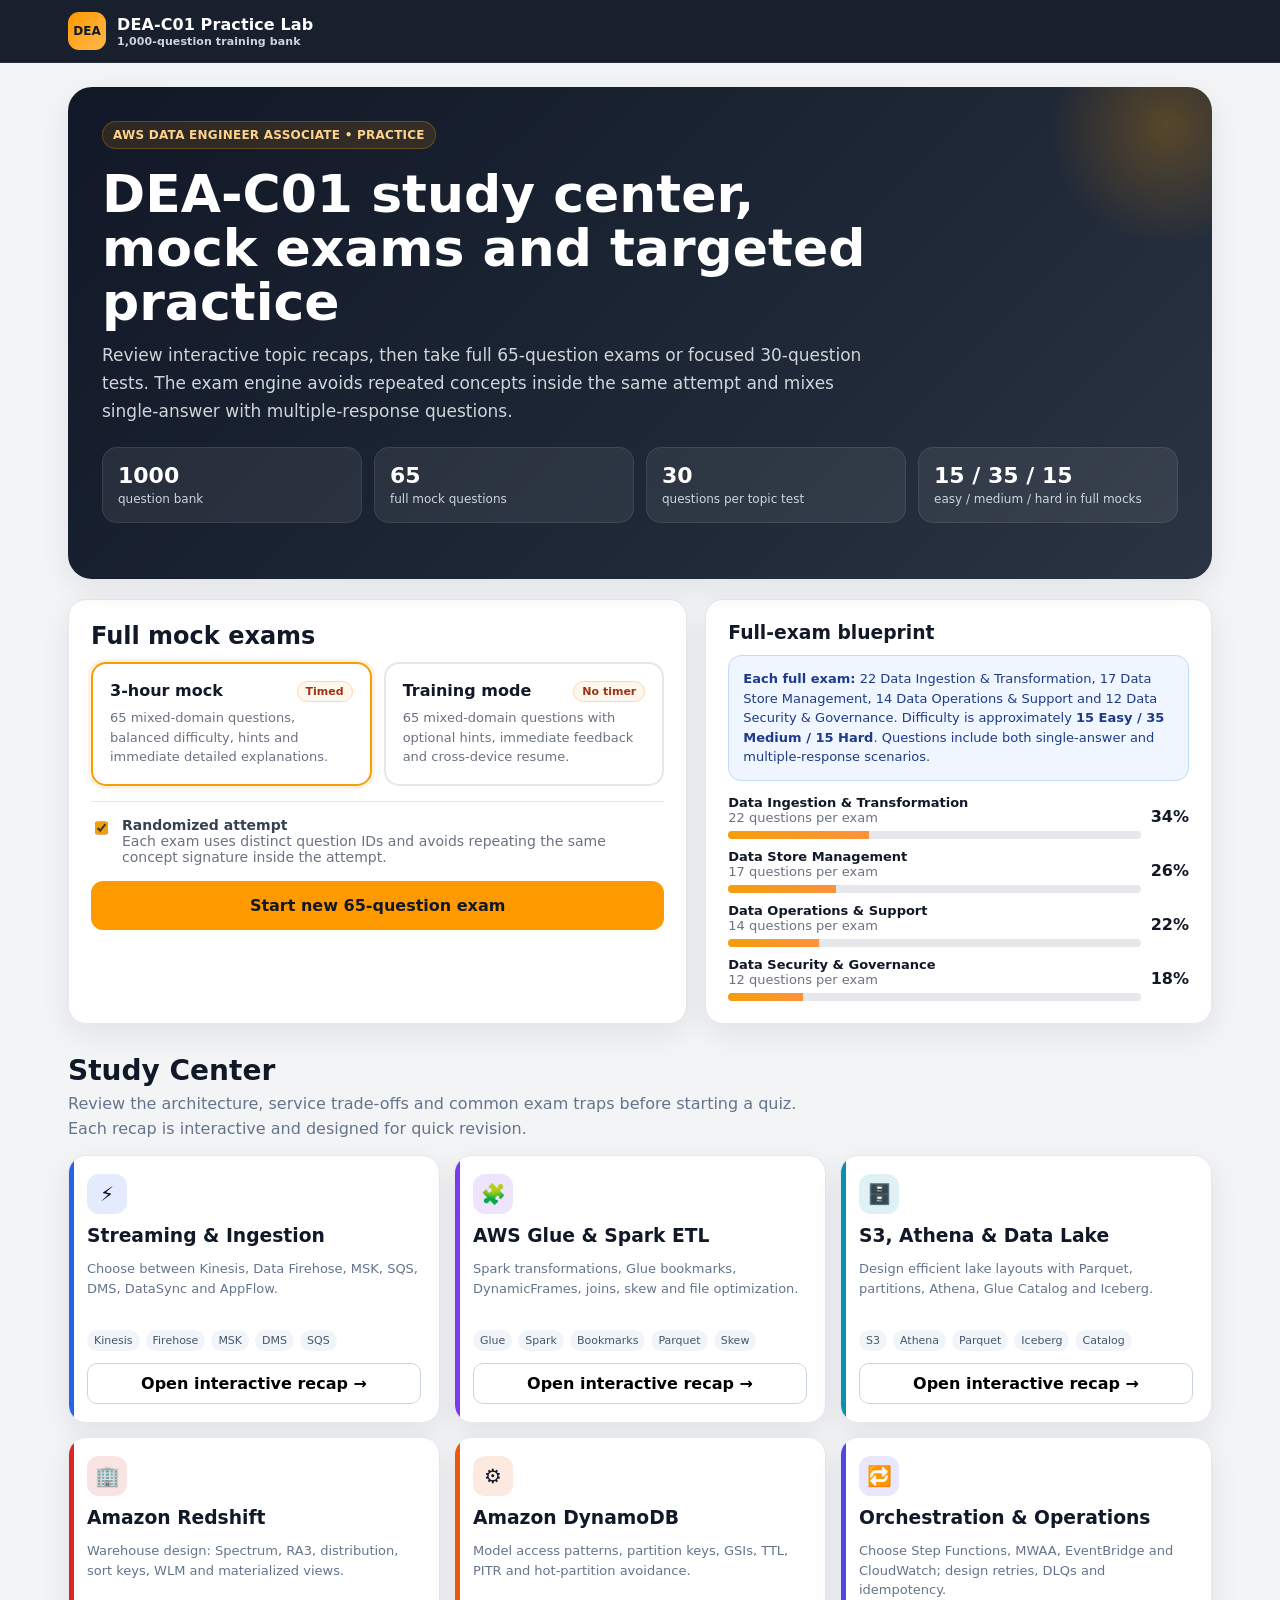
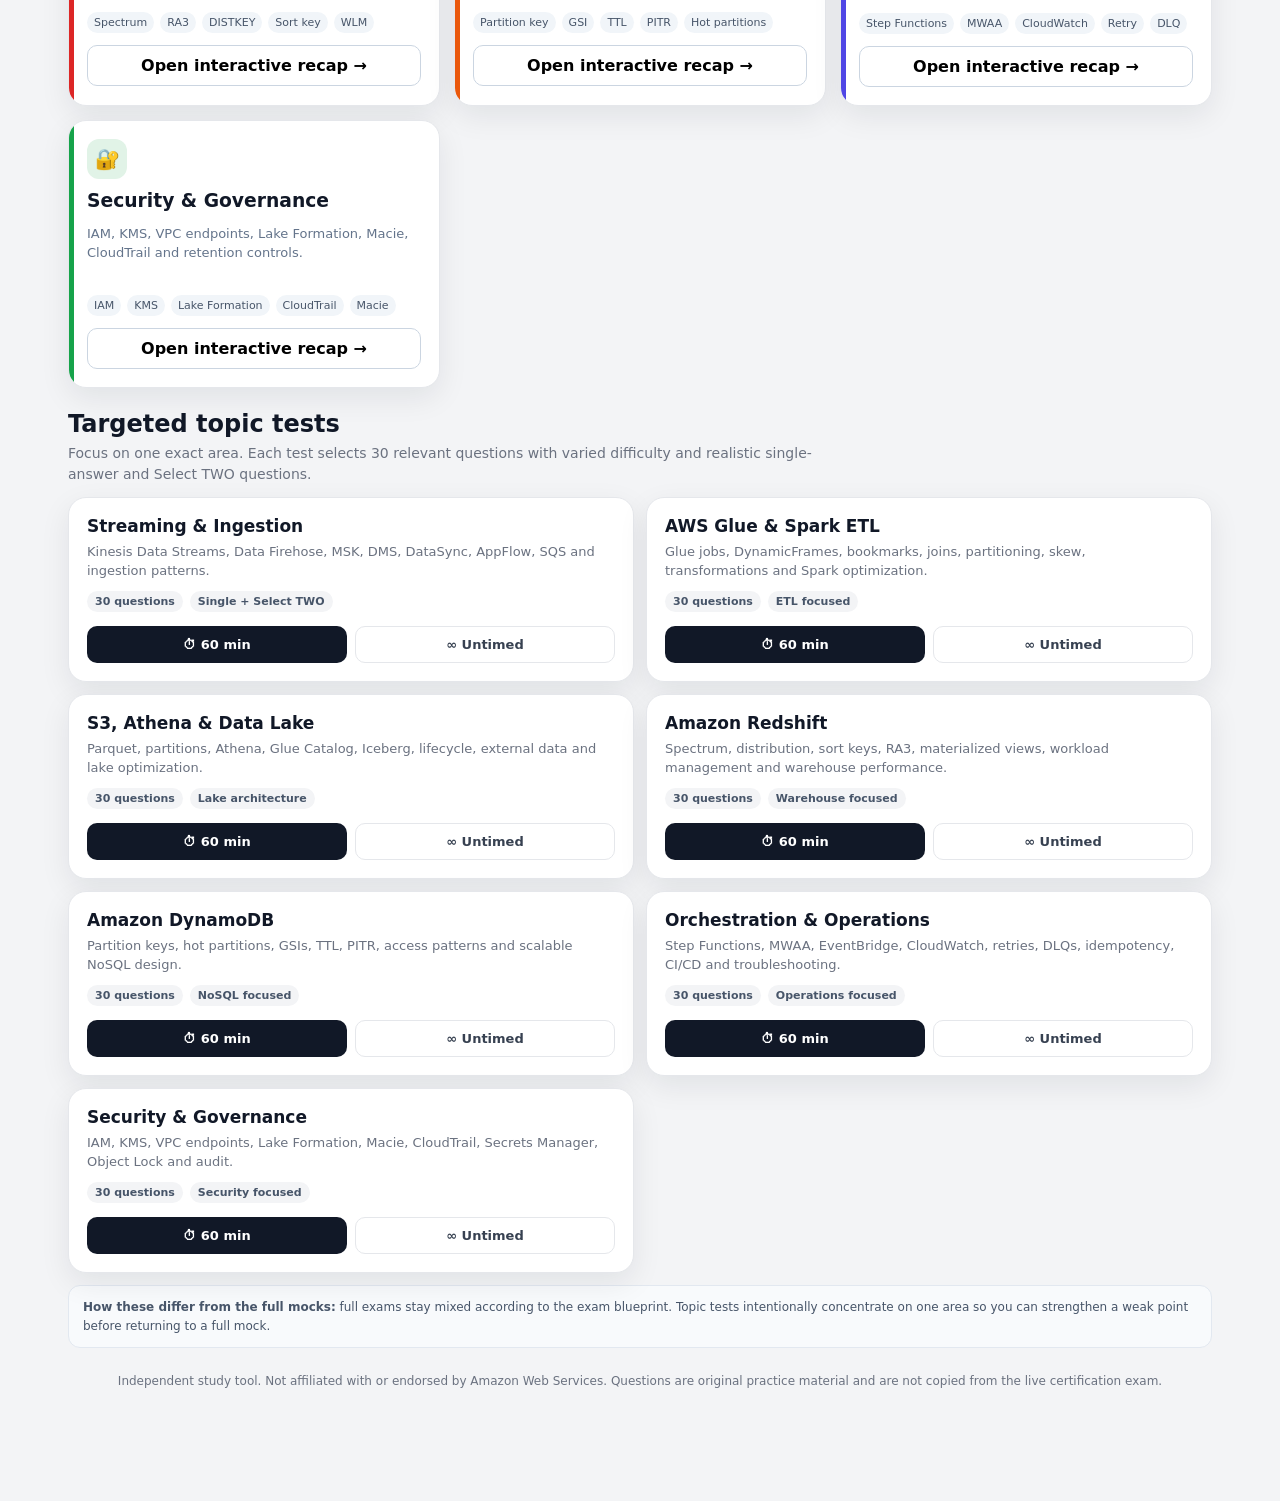
<file: index.html>
<!doctype html>
<html lang="en">
<head>
<meta charset="utf-8"/>
<meta name="viewport" content="width=device-width, initial-scale=1, viewport-fit=cover"/>
<meta name="theme-color" content="#111827"/>
<title>DEA-C01 Practice Lab — 1,000 Question Bank</title>
<link rel="stylesheet" href="style.css"/>
<link rel="stylesheet" href="answer-layout-fix.css"/>
<link rel="stylesheet" href="topic-tests.css"/>
<link rel="stylesheet" href="progress-feedback.css"/>
<link rel="stylesheet" href="study-center.css"/>
</head>
<body>
<header class="appbar">
  <div class="appbar-inner">
    <div class="brand"><div class="brand-mark">DEA</div><div>DEA-C01 Practice Lab<small>1,000-question training bank</small></div></div>
    <div class="topstatus hidden" id="topstatus"><span class="progress-chip" id="topProgress">Question 1 / 65</span><span class="attempt-label hidden" id="attemptKind"></span><div class="timer" id="timer">03:00:00</div></div>
  </div>
</header>
<main>
<section id="home">
  <div class="hero">
    <span class="eyebrow">AWS Data Engineer Associate • Practice</span>
    <h1>DEA-C01 study center, mock exams and targeted practice</h1>
    <p>Review interactive topic recaps, then take full 65-question exams or focused 30-question tests. The exam engine avoids repeated concepts inside the same attempt and mixes single-answer with multiple-response questions.</p>
    <div class="stats"><div class="stat"><strong id="bankCount">1,000</strong><span>question bank</span></div><div class="stat"><strong>65</strong><span>full mock questions</span></div><div class="stat"><strong>30</strong><span>questions per topic test</span></div><div class="stat"><strong>15 / 35 / 15</strong><span>easy / medium / hard in full mocks</span></div></div>
  </div>
  <div class="setup">
    <div class="card card-pad"><h2>Full mock exams</h2><div class="modegrid"><label class="mode selected" id="timedMode"><input type="radio" name="mode" value="timed" checked><div class="mode-title">3-hour mock <span class="badge">Timed</span></div><p>65 mixed-domain questions, balanced difficulty, hints and immediate detailed explanations.</p></label><label class="mode" id="untimedMode"><input type="radio" name="mode" value="untimed"><div class="mode-title">Training mode <span class="badge">No timer</span></div><p>65 mixed-domain questions with optional hints, immediate feedback and cross-device resume.</p></label></div><div class="optionline"><input id="shuffle" type="checkbox" checked><label for="shuffle"><strong>Randomized attempt</strong><br><span style="color:#6b7280">Each exam uses distinct question IDs and avoids repeating the same concept signature inside the attempt.</span></label></div><button class="primary big" id="startBtn">Start new 65-question exam</button><div id="resumeBox" class="hidden" style="margin-top:10px"><button class="ghost big" id="resumeBtn" style="margin-top:0">Resume saved attempt</button></div></div>
    <div class="card card-pad"><h3>Full-exam blueprint</h3><div class="blue-note"><strong>Each full exam:</strong> 22 Data Ingestion & Transformation, 17 Data Store Management, 14 Data Operations & Support and 12 Data Security & Governance. Difficulty is approximately <strong>15 Easy / 35 Medium / 15 Hard</strong>. Questions include both single-answer and multiple-response scenarios.</div><div class="domain-list"><div class="domain-row"><div class="domain-meta"><strong>Data Ingestion & Transformation</strong><span>22 questions per exam</span><div class="bar"><i style="width:34%"></i></div></div><b>34%</b></div><div class="domain-row"><div class="domain-meta"><strong>Data Store Management</strong><span>17 questions per exam</span><div class="bar"><i style="width:26%"></i></div></div><b>26%</b></div><div class="domain-row"><div class="domain-meta"><strong>Data Operations & Support</strong><span>14 questions per exam</span><div class="bar"><i style="width:22%"></i></div></div><b>22%</b></div><div class="domain-row"><div class="domain-meta"><strong>Data Security & Governance</strong><span>12 questions per exam</span><div class="bar"><i style="width:18%"></i></div></div><b>18%</b></div></div></div>
  </div>
  <section class="topic-section"><div class="topic-header"><div><h2>Targeted topic tests</h2><p>Focus on one exact area. Each test selects 30 relevant questions with varied difficulty and realistic single-answer and Select TWO questions.</p></div></div><div class="topic-grid">
    <div class="card topic-card"><h3>Streaming & Ingestion</h3><p>Kinesis Data Streams, Data Firehose, MSK, DMS, DataSync, AppFlow, SQS and ingestion patterns.</p><div class="topic-meta"><span class="topic-pill">30 questions</span><span class="topic-pill">Single + Select TWO</span></div><div class="topic-actions"><button class="topic-timed" data-topic="streaming" data-topic-mode="timed">⏱ 60 min</button><button class="topic-untimed" data-topic="streaming" data-topic-mode="untimed">∞ Untimed</button></div></div>
    <div class="card topic-card"><h3>AWS Glue & Spark ETL</h3><p>Glue jobs, DynamicFrames, bookmarks, joins, partitioning, skew, transformations and Spark optimization.</p><div class="topic-meta"><span class="topic-pill">30 questions</span><span class="topic-pill">ETL focused</span></div><div class="topic-actions"><button class="topic-timed" data-topic="glue-spark" data-topic-mode="timed">⏱ 60 min</button><button class="topic-untimed" data-topic="glue-spark" data-topic-mode="untimed">∞ Untimed</button></div></div>
    <div class="card topic-card"><h3>S3, Athena & Data Lake</h3><p>Parquet, partitions, Athena, Glue Catalog, Iceberg, lifecycle, external data and lake optimization.</p><div class="topic-meta"><span class="topic-pill">30 questions</span><span class="topic-pill">Lake architecture</span></div><div class="topic-actions"><button class="topic-timed" data-topic="s3-athena" data-topic-mode="timed">⏱ 60 min</button><button class="topic-untimed" data-topic="s3-athena" data-topic-mode="untimed">∞ Untimed</button></div></div>
    <div class="card topic-card"><h3>Amazon Redshift</h3><p>Spectrum, distribution, sort keys, RA3, materialized views, workload management and warehouse performance.</p><div class="topic-meta"><span class="topic-pill">30 questions</span><span class="topic-pill">Warehouse focused</span></div><div class="topic-actions"><button class="topic-timed" data-topic="redshift" data-topic-mode="timed">⏱ 60 min</button><button class="topic-untimed" data-topic="redshift" data-topic-mode="untimed">∞ Untimed</button></div></div>
    <div class="card topic-card"><h3>Amazon DynamoDB</h3><p>Partition keys, hot partitions, GSIs, TTL, PITR, access patterns and scalable NoSQL design.</p><div class="topic-meta"><span class="topic-pill">30 questions</span><span class="topic-pill">NoSQL focused</span></div><div class="topic-actions"><button class="topic-timed" data-topic="dynamodb" data-topic-mode="timed">⏱ 60 min</button><button class="topic-untimed" data-topic="dynamodb" data-topic-mode="untimed">∞ Untimed</button></div></div>
    <div class="card topic-card"><h3>Orchestration & Operations</h3><p>Step Functions, MWAA, EventBridge, CloudWatch, retries, DLQs, idempotency, CI/CD and troubleshooting.</p><div class="topic-meta"><span class="topic-pill">30 questions</span><span class="topic-pill">Operations focused</span></div><div class="topic-actions"><button class="topic-timed" data-topic="orchestration" data-topic-mode="timed">⏱ 60 min</button><button class="topic-untimed" data-topic="orchestration" data-topic-mode="untimed">∞ Untimed</button></div></div>
    <div class="card topic-card"><h3>Security & Governance</h3><p>IAM, KMS, VPC endpoints, Lake Formation, Macie, CloudTrail, Secrets Manager, Object Lock and audit.</p><div class="topic-meta"><span class="topic-pill">30 questions</span><span class="topic-pill">Security focused</span></div><div class="topic-actions"><button class="topic-timed" data-topic="security" data-topic-mode="timed">⏱ 60 min</button><button class="topic-untimed" data-topic="security" data-topic-mode="untimed">∞ Untimed</button></div></div>
  </div><div class="topic-note"><strong>How these differ from the full mocks:</strong> full exams stay mixed according to the exam blueprint. Topic tests intentionally concentrate on one area so you can strengthen a weak point before returning to a full mock.</div></section>
  <div class="footer-note">Independent study tool. Not affiliated with or endorsed by Amazon Web Services. Questions are original practice material and are not copied from the live certification exam.</div>
</section>
<section id="exam" class="hidden"><div class="exam-layout"><div class="card question-card"><div class="qtop"><div class="qnum" id="qnum">Question 1 of 65</div><div class="domain-tag" id="domainTag"></div></div><p class="qprompt" id="qprompt"></p><div id="multiHint" class="qhint hidden"></div><div class="hint-row"><button class="hint-btn" id="hintBtn">💡 Show hint</button><span class="hint-note">A hint never changes your score.</span></div><div id="studyHint" class="study-hint hidden"></div><div class="choices" id="choices"></div><div id="instantFeedback" class="instant-feedback hidden"></div><div class="qactions"><button class="ghost" id="prevBtn">← Previous</button><button class="ghost review-toggle" id="reviewBtn">☆ Mark for review</button><button class="secondary" id="nextBtn">Next →</button></div></div><aside class="card sidebar"><div class="side-head"><strong>Question navigator</strong><span class="legend">live result</span></div><div class="qgrid" id="qgrid"></div><div class="side-summary"><div class="mini"><strong id="answeredCount">0</strong>answered</div><div class="mini"><strong id="flaggedCount">0</strong>review</div></div><button class="dangerbtn submit-side" id="submitBtn">Submit exam</button></aside></div></section>
<section id="results" class="hidden"><div class="card results-hero"><div class="score-ring" id="scoreRing" style="--scoredeg:0deg"><div><strong id="scorePct">0%</strong><span>scored questions</span></div></div><div class="result-title"><h2 id="resultHeadline">Exam complete</h2><p id="resultText"></p><div class="result-actions"><button class="primary" id="retryMissed">Practice missed questions</button><button class="secondary" id="newExam">Start a new exam</button><button class="ghost" id="toggleReview">Show answer review</button></div></div></div><div class="result-grid"><div class="card result-metric"><span id="scoredLabel">Official-style scored set</span><strong id="score50">0 / 50</strong></div><div class="card result-metric"><span>All practice questions</span><strong id="score65">0 / 65</strong></div><div class="card result-metric"><span>Unanswered</span><strong id="unansweredMetric">0</strong></div><div class="card result-metric"><span>Time used</span><strong id="timeUsed">—</strong></div></div><div class="card breakdown"><h3>Performance by domain</h3><div id="domainBreakdown"></div></div><div class="card review-panel hidden" id="reviewPanel"></div><div class="footer-note">AWS uses scaled scoring from 100–1,000; 720 is the passing score. A raw percentage in this practice tool is not an official AWS scaled score.</div></section>
</main>
<div class="mobile-nav hidden" id="mobileNav"><button class="ghost" id="mPrev">← Prev</button><button class="ghost review-toggle" id="mReview">☆</button><button class="secondary" id="mNext">Next →</button></div><div class="toast" id="toast"></div><div id="modalRoot"></div>
<script src="q1.js"></script><script src="q2.js"></script><script src="q3.js"></script><script src="q4.js"></script><script src="q5.js"></script><script src="q6.js"></script><script src="q7.js"></script>
<script src="bank-generator.js"></script><script src="quality-patch.js"></script><script src="quality-fix.js"></script><script src="exam-realism.js"></script><script src="detailed-explanations.js"></script><script src="bank-audit.js"></script>
<script src="app.js"></script><script src="selection-patch.js"></script><script src="topic-tests.js"></script><script src="progress-feedback.js"></script><script src="transfer-sync.js"></script><script src="study-center.js"></script><script src="site-self-test.js"></script>
</body></html>
</file>
<file: style.css>
:root{
  --bg:#f3f4f6;--surface:#fff;--surface2:#f9fafb;--text:#111827;--muted:#6b7280;
  --line:#e5e7eb;--navy:#111827;--orange:#ff9900;--orange2:#f59e0b;--blue:#2563eb;
  --green:#15803d;--red:#b91c1c;--amber:#b45309;--shadow:0 10px 30px rgba(17,24,39,.08);
  --radius:18px;
}
*{box-sizing:border-box}
html{scroll-behavior:smooth}
body{margin:0;font-family:Inter,ui-sans-serif,system-ui,-apple-system,BlinkMacSystemFont,"Segoe UI",sans-serif;background:var(--bg);color:var(--text)}
button,input{font:inherit}
button{cursor:pointer}
.hidden{display:none!important}
.appbar{position:sticky;top:0;z-index:30;background:rgba(17,24,39,.97);color:#fff;backdrop-filter:blur(12px);border-bottom:1px solid rgba(255,255,255,.08)}
.appbar-inner{max-width:1180px;margin:auto;display:flex;align-items:center;justify-content:space-between;gap:16px;padding:12px 18px}
.brand{display:flex;align-items:center;gap:11px;font-weight:800;letter-spacing:.1px}
.brand-mark{width:38px;height:38px;border-radius:11px;background:linear-gradient(135deg,var(--orange),#ffb84d);display:grid;place-items:center;color:#111827;font-size:12px;font-weight:900}
.brand small{display:block;color:#cbd5e1;font-size:11px;font-weight:600;margin-top:1px}
.topstatus{display:flex;align-items:center;gap:10px}
.timer{font-variant-numeric:tabular-nums;background:#1f2937;border:1px solid #374151;padding:8px 11px;border-radius:10px;font-weight:800;min-width:92px;text-align:center}
.timer.danger{background:#7f1d1d;border-color:#ef4444}
.progress-chip{font-size:13px;color:#e5e7eb}
main{max-width:1180px;margin:0 auto;padding:24px 18px 110px}
.hero{background:linear-gradient(135deg,#111827 0%,#1f2937 65%,#2b3442 100%);color:#fff;border-radius:24px;padding:34px;box-shadow:var(--shadow);overflow:hidden;position:relative}
.hero:after{content:"";position:absolute;width:260px;height:260px;border-radius:50%;right:-85px;top:-90px;background:radial-gradient(circle,rgba(255,153,0,.25),rgba(255,153,0,0) 65%)}
.eyebrow{display:inline-flex;align-items:center;gap:8px;background:rgba(255,153,0,.12);color:#ffd28c;border:1px solid rgba(255,153,0,.28);border-radius:999px;padding:6px 10px;font-size:12px;font-weight:800;letter-spacing:.25px;text-transform:uppercase}
.hero h1{font-size:clamp(30px,5vw,52px);line-height:1.04;margin:18px 0 12px;max-width:780px}
.hero p{color:#d1d5db;max-width:780px;font-size:17px;line-height:1.65;margin:0}
.stats{display:grid;grid-template-columns:repeat(4,1fr);gap:12px;margin:22px 0}
.stat{background:rgba(255,255,255,.07);border:1px solid rgba(255,255,255,.09);border-radius:15px;padding:15px}
.stat strong{display:block;font-size:22px}.stat span{color:#cbd5e1;font-size:12px}
.setup{display:grid;grid-template-columns:1.1fr .9fr;gap:18px;margin-top:20px}
.card{background:var(--surface);border:1px solid var(--line);border-radius:var(--radius);box-shadow:var(--shadow)}
.card-pad{padding:22px}
.card h2,.card h3{margin:0 0 12px}
.modegrid{display:grid;grid-template-columns:1fr 1fr;gap:12px}
.mode{position:relative;border:2px solid var(--line);border-radius:15px;padding:17px;transition:.18s;background:#fff}
.mode:hover{transform:translateY(-1px);border-color:#cbd5e1}
.mode.selected{border-color:var(--orange2);box-shadow:0 0 0 3px rgba(245,158,11,.12)}
.mode input{position:absolute;opacity:0}
.mode-title{font-weight:850;display:flex;justify-content:space-between;gap:8px}
.mode p{font-size:13px;color:var(--muted);line-height:1.5;margin:6px 0 0}
.badge{font-size:11px;background:#fff7ed;color:#9a3412;border:1px solid #fed7aa;border-radius:999px;padding:3px 8px;white-space:nowrap}
.optionline{display:flex;align-items:flex-start;gap:11px;margin-top:15px;padding-top:15px;border-top:1px solid var(--line)}
.optionline input{width:18px;height:18px;margin-top:2px;accent-color:var(--orange2)}
.optionline label{font-size:14px;color:#374151}
.primary,.secondary,.ghost,.dangerbtn,.hint-btn{border:0;border-radius:12px;padding:12px 16px;font-weight:800}
.primary{background:var(--orange);color:#111827}.primary:hover{background:#ffad33}
.secondary{background:#111827;color:#fff}.ghost{background:#fff;color:#374151;border:1px solid var(--line)}
.dangerbtn{background:#fee2e2;color:#991b1b}.big{width:100%;padding:15px 18px;font-size:16px;margin-top:16px}
.blue-note{background:#eff6ff;border:1px solid #bfdbfe;color:#1e3a8a;border-radius:13px;padding:13px 14px;font-size:13px;line-height:1.5}
.domain-list{display:flex;flex-direction:column;gap:10px;margin-top:14px}.domain-row{display:grid;grid-template-columns:1fr auto;gap:10px;align-items:center}.domain-meta{font-size:13px}.domain-meta strong{display:block}.domain-meta span{color:var(--muted)}
.bar{height:8px;background:#e5e7eb;border-radius:99px;overflow:hidden;margin-top:6px}.bar i{display:block;height:100%;background:linear-gradient(90deg,var(--orange2),#fb923c)}
.exam-layout{display:grid;grid-template-columns:minmax(0,1fr) 300px;gap:18px;align-items:start}.question-card{padding:24px}.qtop{display:flex;justify-content:space-between;gap:12px;align-items:flex-start;margin-bottom:15px}.qnum{font-size:13px;font-weight:850;color:var(--muted)}.domain-tag{font-size:11px;color:#475569;background:#f1f5f9;border-radius:999px;padding:5px 9px;max-width:58%;text-align:right}
.qprompt{font-size:19px;line-height:1.55;font-weight:700;margin:0 0 12px}.qhint{font-size:13px;color:#7c2d12;background:#fff7ed;border:1px solid #fed7aa;border-radius:10px;padding:8px 10px;display:inline-block;margin-bottom:12px}
.hint-row{display:flex;align-items:center;gap:10px;margin:4px 0 12px}.hint-btn{background:#eef2ff;color:#3730a3;border:1px solid #c7d2fe;padding:9px 12px}.hint-btn:hover{background:#e0e7ff}.hint-note{font-size:12px;color:var(--muted)}
.study-hint{background:#fffbeb;border:1px solid #fde68a;color:#78350f;border-radius:12px;padding:12px 14px;margin-bottom:14px;font-size:13px;line-height:1.55}.study-hint strong{display:block;margin-bottom:3px}
.choices{display:flex;flex-direction:column;gap:10px}.choice{display:grid;grid-template-columns:28px 1fr;gap:11px;align-items:start;border:1.5px solid var(--line);border-radius:13px;padding:14px;background:#fff;transition:.15s}.choice:hover{border-color:#cbd5e1;background:#f9fafb}.choice.selected{border-color:#f59e0b;background:#fffbeb;box-shadow:0 0 0 2px rgba(245,158,11,.10)}.choice.correct-answer{border-color:#22c55e;background:#f0fdf4}.choice.wrong-answer{border-color:#ef4444;background:#fef2f2}.choice.locked{cursor:default}.choice input{margin-top:3px;width:18px;height:18px;accent-color:#f59e0b}.letter{width:25px;height:25px;border-radius:7px;background:#f3f4f6;display:grid;place-items:center;font-size:12px;font-weight:900}.choice.selected .letter{background:#f59e0b;color:#111827}.choice.correct-answer .letter{background:#22c55e;color:white}.choice.wrong-answer .letter{background:#ef4444;color:white}
.instant-feedback{margin-top:18px;border-radius:15px;padding:16px;border:1px solid var(--line)}.instant-feedback.good{background:#f0fdf4;border-color:#86efac}.instant-feedback.bad{background:#fef2f2;border-color:#fecaca}.instant-feedback h3{margin:0 0 8px;font-size:18px}.instant-feedback p{margin:0 0 12px;line-height:1.55;color:#374151}.feedback-options{display:flex;flex-direction:column;gap:8px}.feedback-option{background:#fff;border:1px solid var(--line);border-radius:11px;padding:10px 12px;font-size:13px;line-height:1.5}.feedback-option.correct{border-color:#86efac;background:#f0fdf4}.feedback-option.userwrong{border-color:#fecaca;background:#fef2f2}.feedback-option b{display:block;margin-bottom:2px}.feedback-tip{margin-top:12px;font-size:12px;color:#6b7280}
.qactions{display:flex;justify-content:space-between;gap:10px;margin-top:22px;padding-top:18px;border-top:1px solid var(--line)}.review-toggle.active{background:#fef3c7;color:#92400e;border-color:#f59e0b}
.sidebar{position:sticky;top:78px;padding:17px}.side-head{display:flex;justify-content:space-between;align-items:center;margin-bottom:12px}.side-head strong{font-size:14px}.legend{font-size:11px;color:var(--muted)}.qgrid{display:grid;grid-template-columns:repeat(5,1fr);gap:7px}.qdot{height:39px;border:1px solid var(--line);background:#fff;border-radius:9px;font-size:12px;font-weight:800;color:#475569}.qdot.current{outline:2px solid #111827;outline-offset:1px}.qdot.answered{background:#dcfce7;border-color:#86efac;color:#166534}.qdot.flagged{box-shadow:inset 0 -4px 0 #f59e0b}.side-summary{display:grid;grid-template-columns:1fr 1fr;gap:8px;margin-top:14px}.mini{background:#f9fafb;border:1px solid var(--line);padding:9px;border-radius:10px;font-size:12px}.mini strong{font-size:16px;display:block}.submit-side{width:100%;margin-top:13px}
.mobile-nav{display:none;position:fixed;z-index:40;left:0;right:0;bottom:0;background:rgba(255,255,255,.98);border-top:1px solid var(--line);padding:9px 12px calc(9px + env(safe-area-inset-bottom));grid-template-columns:1fr auto 1fr;gap:8px}.mobile-nav button{padding:12px 10px}
.results-hero{display:grid;grid-template-columns:220px 1fr;gap:24px;align-items:center;padding:25px}.score-ring{width:180px;height:180px;border-radius:50%;display:grid;place-items:center;margin:auto;background:conic-gradient(var(--orange2) 0deg,var(--orange2) var(--scoredeg),#e5e7eb var(--scoredeg),#e5e7eb 360deg);position:relative}.score-ring:after{content:"";position:absolute;inset:15px;border-radius:50%;background:white}.score-ring div{position:relative;z-index:2;text-align:center}.score-ring strong{font-size:38px;display:block}.score-ring span{font-size:12px;color:var(--muted)}.result-title h2{font-size:30px;margin:0 0 8px}.result-title p{color:var(--muted);line-height:1.55;margin:0}.result-actions{display:flex;flex-wrap:wrap;gap:9px;margin-top:17px}.result-grid{display:grid;grid-template-columns:repeat(4,1fr);gap:12px;margin:16px 0}.result-metric{padding:16px}.result-metric span{font-size:12px;color:var(--muted)}.result-metric strong{display:block;font-size:24px;margin-top:4px}.breakdown{padding:20px;margin-top:16px}.break-row{display:grid;grid-template-columns:minmax(190px,1fr) 150px 70px;gap:12px;align-items:center;padding:12px 0;border-top:1px solid var(--line)}.break-row:first-of-type{border-top:0}.review-panel{margin-top:16px}.review-item{padding:18px;border-top:1px solid var(--line)}.review-item:first-child{border-top:0}.review-item summary{cursor:pointer;font-weight:750;line-height:1.45}.statuspill{font-size:11px;border-radius:999px;padding:3px 8px;margin-left:7px}.ok{background:#dcfce7;color:#166534}.bad{background:#fee2e2;color:#991b1b}.skip{background:#e5e7eb;color:#374151}.expl{margin-top:14px;color:#374151;line-height:1.55;font-size:14px}.choice-review{padding:10px 12px;border-radius:10px;margin:7px 0;font-size:13px;border:1px solid var(--line)}.choice-review.correct{background:#f0fdf4;border-color:#86efac}.choice-review.user-wrong{background:#fef2f2;border-color:#fecaca}.choice-review b{display:block;margin-bottom:3px}.footer-note{text-align:center;color:#6b7280;font-size:12px;line-height:1.55;margin-top:24px}.toast{position:fixed;z-index:80;left:50%;bottom:88px;transform:translateX(-50%);background:#111827;color:white;border-radius:12px;padding:11px 14px;font-size:13px;box-shadow:var(--shadow);opacity:0;pointer-events:none;transition:.2s}.toast.show{opacity:1}.modalback{position:fixed;z-index:100;inset:0;background:rgba(15,23,42,.55);display:grid;place-items:center;padding:18px}.modal{background:#fff;border-radius:18px;width:min(520px,100%);padding:22px;box-shadow:0 25px 80px rgba(0,0,0,.25)}.modal h3{margin:0 0 8px}.modal p{color:var(--muted);line-height:1.5}.modal-actions{display:flex;justify-content:flex-end;gap:9px;margin-top:18px}
@media(max-width:850px){.setup,.exam-layout{grid-template-columns:1fr}.sidebar{display:none}.stats{grid-template-columns:1fr 1fr}.mobile-nav{display:grid}.question-card{padding:18px}.appbar-inner{padding:10px 13px}.brand small{display:none}.progress-chip{display:none}.hero{padding:25px 20px}.hero p{font-size:15px}.results-hero{grid-template-columns:1fr;text-align:center}.result-actions{justify-content:center}.result-grid{grid-template-columns:1fr 1fr}.break-row{grid-template-columns:1fr 110px 55px}.domain-tag{max-width:55%}}
@media(max-width:520px){main{padding:16px 12px 105px}.modegrid{grid-template-columns:1fr}.stats{gap:8px}.stat{padding:12px}.stat strong{font-size:19px}.qprompt{font-size:17px}.choice{padding:12px 10px}.qactions .secondary{display:none}.result-grid{grid-template-columns:1fr 1fr}.break-row{grid-template-columns:1fr 85px 48px;font-size:12px}.results-hero{padding:18px}.card-pad{padding:17px}.hint-row{align-items:flex-start;flex-direction:column;gap:5px}.hint-btn{width:100%}}
</file>
<file: answer-layout-fix.css>
.choice{display:grid!important;grid-template-columns:28px 32px minmax(0,1fr)!important;column-gap:10px!important;align-items:start!important;width:100%!important}.choice input{grid-column:1!important}.choice .letter{grid-column:2!important}.choice>span:last-child{grid-column:3!important;min-width:0!important;width:100%!important;font-size:16px!important;line-height:1.5!important;white-space:normal!important;word-break:normal!important;overflow-wrap:break-word!important}@media(max-width:520px){.choice{grid-template-columns:24px 30px minmax(0,1fr)!important;column-gap:8px!important}.choice>span:last-child{font-size:15px!important;line-height:1.45!important}}
</file>
<file: topic-tests.css>
.topic-section{margin-top:22px}.topic-header{display:flex;align-items:flex-end;justify-content:space-between;gap:16px;margin-bottom:12px}.topic-header h2{margin:0;font-size:24px}.topic-header p{margin:5px 0 0;color:var(--muted);font-size:14px;line-height:1.5;max-width:760px}.topic-grid{display:grid;grid-template-columns:repeat(2,minmax(0,1fr));gap:12px}.topic-card{padding:18px}.topic-card h3{margin:0 0 6px;font-size:17px}.topic-card p{margin:0;color:var(--muted);font-size:13px;line-height:1.5}.topic-meta{display:flex;flex-wrap:wrap;gap:7px;margin-top:10px}.topic-pill{font-size:11px;font-weight:800;padding:4px 8px;border-radius:999px;background:#f3f4f6;color:#475569}.topic-actions{display:grid;grid-template-columns:1fr 1fr;gap:8px;margin-top:14px}.topic-actions button{padding:10px 9px;font-size:13px}.topic-actions .topic-timed{background:#111827;color:#fff;border:0;border-radius:10px;font-weight:800}.topic-actions .topic-untimed{background:#fff;color:#374151;border:1px solid var(--line);border-radius:10px;font-weight:800}.topic-note{margin-top:12px;padding:12px 14px;border-radius:12px;background:#f8fafc;border:1px solid #e2e8f0;color:#475569;font-size:12px;line-height:1.55}.attempt-label{display:inline-flex;align-items:center;gap:6px;font-size:11px;font-weight:800;color:#1e3a8a;background:#eff6ff;border:1px solid #bfdbfe;border-radius:999px;padding:4px 8px;margin-left:8px}@media(max-width:720px){.topic-grid{grid-template-columns:1fr}.topic-header{display:block}.topic-actions{grid-template-columns:1fr 1fr}}@media(max-width:420px){.topic-actions{grid-template-columns:1fr}}
</file>
<file: progress-feedback.css>
.qdot.correct-progress{background:#dcfce7!important;border-color:#22c55e!important;color:#166534!important}.qdot.incorrect-progress{background:#fee2e2!important;border-color:#ef4444!important;color:#991b1b!important}.qdot.unanswered-progress{background:#fff;color:#64748b}.qdot.current{outline:3px solid #111827!important;outline-offset:2px}.side-summary.progress-summary{grid-template-columns:repeat(2,1fr)}.mini.good-mini{background:#f0fdf4;border-color:#86efac;color:#166534}.mini.bad-mini{background:#fef2f2;border-color:#fecaca;color:#991b1b}.mini.neutral-mini{background:#f8fafc}.progress-legend{display:flex;gap:9px;flex-wrap:wrap;margin:0 0 12px;font-size:11px;color:#64748b}.progress-legend span{display:inline-flex;align-items:center;gap:4px}.progress-legend i{width:9px;height:9px;border-radius:50%;display:inline-block}.progress-legend .g{background:#22c55e}.progress-legend .r{background:#ef4444}.progress-legend .x{background:#cbd5e1}.progress-legend .o{background:#f59e0b}.live-score-strip{display:flex;gap:8px;flex-wrap:wrap;margin-bottom:12px}.live-score-chip{border-radius:999px;padding:6px 10px;font-size:12px;font-weight:800}.live-score-chip.good{background:#dcfce7;color:#166534}.live-score-chip.bad{background:#fee2e2;color:#991b1b}.live-score-chip.pending{background:#f1f5f9;color:#475569}.choice.correct-answer{border-width:2px!important;box-shadow:0 0 0 2px rgba(34,197,94,.08)}.choice.wrong-answer{border-width:2px!important;box-shadow:0 0 0 2px rgba(239,68,68,.08)}
</file>
<file: study-center.css>
.study-center{margin-top:30px}.study-center-head{display:flex;justify-content:space-between;gap:18px;align-items:flex-end;margin-bottom:14px}.study-center-head h2{margin:0;font-size:28px}.study-center-head p{margin:5px 0 0;color:#64748b;max-width:760px;line-height:1.55}.study-grid{display:grid;grid-template-columns:repeat(3,1fr);gap:14px}.study-card{padding:18px;position:relative;overflow:hidden}.study-card:before{content:"";position:absolute;left:0;top:0;bottom:0;width:5px;background:var(--study-accent,#2563eb)}.study-icon{width:40px;height:40px;border-radius:12px;background:color-mix(in srgb,var(--study-accent,#2563eb) 13%,white);display:grid;place-items:center;font-size:20px;margin-bottom:11px}.study-card h3{margin:0 0 6px}.study-card p{color:#64748b;font-size:13px;line-height:1.5;min-height:58px}.study-tags{display:flex;flex-wrap:wrap;gap:6px;margin:12px 0}.study-tag{font-size:11px;padding:4px 7px;border-radius:999px;background:#f1f5f9;color:#475569}.study-open{width:100%;border:1px solid #cbd5e1;background:#fff;padding:10px 12px;border-radius:10px;font-weight:800}.study-open:hover{border-color:#94a3b8;background:#f8fafc}.study-modal{width:min(960px,100%);max-height:88vh;overflow:auto;padding:0}.study-modal-head{position:sticky;top:0;background:#fff;z-index:3;border-bottom:1px solid #e5e7eb;padding:20px 22px 14px}.study-modal-head h2{margin:0 0 5px}.study-modal-head p{margin:0;color:#64748b}.study-tabs{display:flex;gap:7px;overflow:auto;margin-top:14px;padding-bottom:2px}.study-tab{border:1px solid #e2e8f0;background:#fff;border-radius:999px;padding:8px 12px;white-space:nowrap;font-size:12px;font-weight:800}.study-tab.active{background:#111827;color:#fff;border-color:#111827}.study-body{padding:20px 22px 24px}.study-panel{display:none}.study-panel.active{display:block}.study-body h3{margin:0 0 10px}.study-body h4{margin:18px 0 8px}.key-points{display:grid;grid-template-columns:1fr 1fr;gap:10px}.key-box{border:1px solid #e2e8f0;border-radius:12px;padding:12px;background:#f8fafc;font-size:13px;line-height:1.5}.key-box strong{display:block;margin-bottom:3px}.architecture{display:flex;align-items:stretch;gap:8px;overflow:auto;padding:14px 2px}.arch-node{min-width:130px;border:2px solid var(--node,#cbd5e1);background:#fff;border-radius:12px;padding:12px;text-align:center;font-size:12px;font-weight:800}.arch-node small{display:block;color:#64748b;font-weight:600;margin-top:4px;line-height:1.35}.arch-arrow{display:grid;place-items:center;color:#94a3b8;font-size:25px;font-weight:900}.compare-table{width:100%;border-collapse:separate;border-spacing:0;font-size:12px;overflow:hidden;border:1px solid #e2e8f0;border-radius:12px}.compare-table th,.compare-table td{text-align:left;padding:10px;border-bottom:1px solid #e2e8f0;vertical-align:top}.compare-table th{background:#f8fafc}.compare-table tr:last-child td{border-bottom:0}.trap{border-left:4px solid #f59e0b;background:#fffbeb;padding:11px 12px;border-radius:0 10px 10px 0;margin:9px 0;font-size:13px;line-height:1.5}.rule{border-left:4px solid #22c55e;background:#f0fdf4;padding:11px 12px;border-radius:0 10px 10px 0;margin:9px 0;font-size:13px;line-height:1.5}.study-checklist{display:grid;grid-template-columns:1fr 1fr;gap:8px}.check-item{background:#f8fafc;border:1px solid #e2e8f0;border-radius:10px;padding:10px;font-size:13px}.study-launch{display:flex;gap:8px;flex-wrap:wrap;margin-top:20px;padding-top:16px;border-top:1px solid #e5e7eb}.study-close{position:absolute;right:18px;top:16px;border:0;background:#f1f5f9;width:34px;height:34px;border-radius:50%;font-weight:900}.study-progress-note{font-size:12px;color:#64748b;background:#f8fafc;border:1px solid #e2e8f0;padding:9px 11px;border-radius:10px;margin-top:12px}@media(max-width:900px){.study-grid{grid-template-columns:1fr 1fr}}@media(max-width:600px){.study-grid{grid-template-columns:1fr}.study-center-head{align-items:flex-start;flex-direction:column}.key-points,.study-checklist{grid-template-columns:1fr}.study-modal-head,.study-body{padding-left:15px;padding-right:15px}.architecture{gap:5px}.arch-node{min-width:112px;padding:10px 8px}}
</file>
